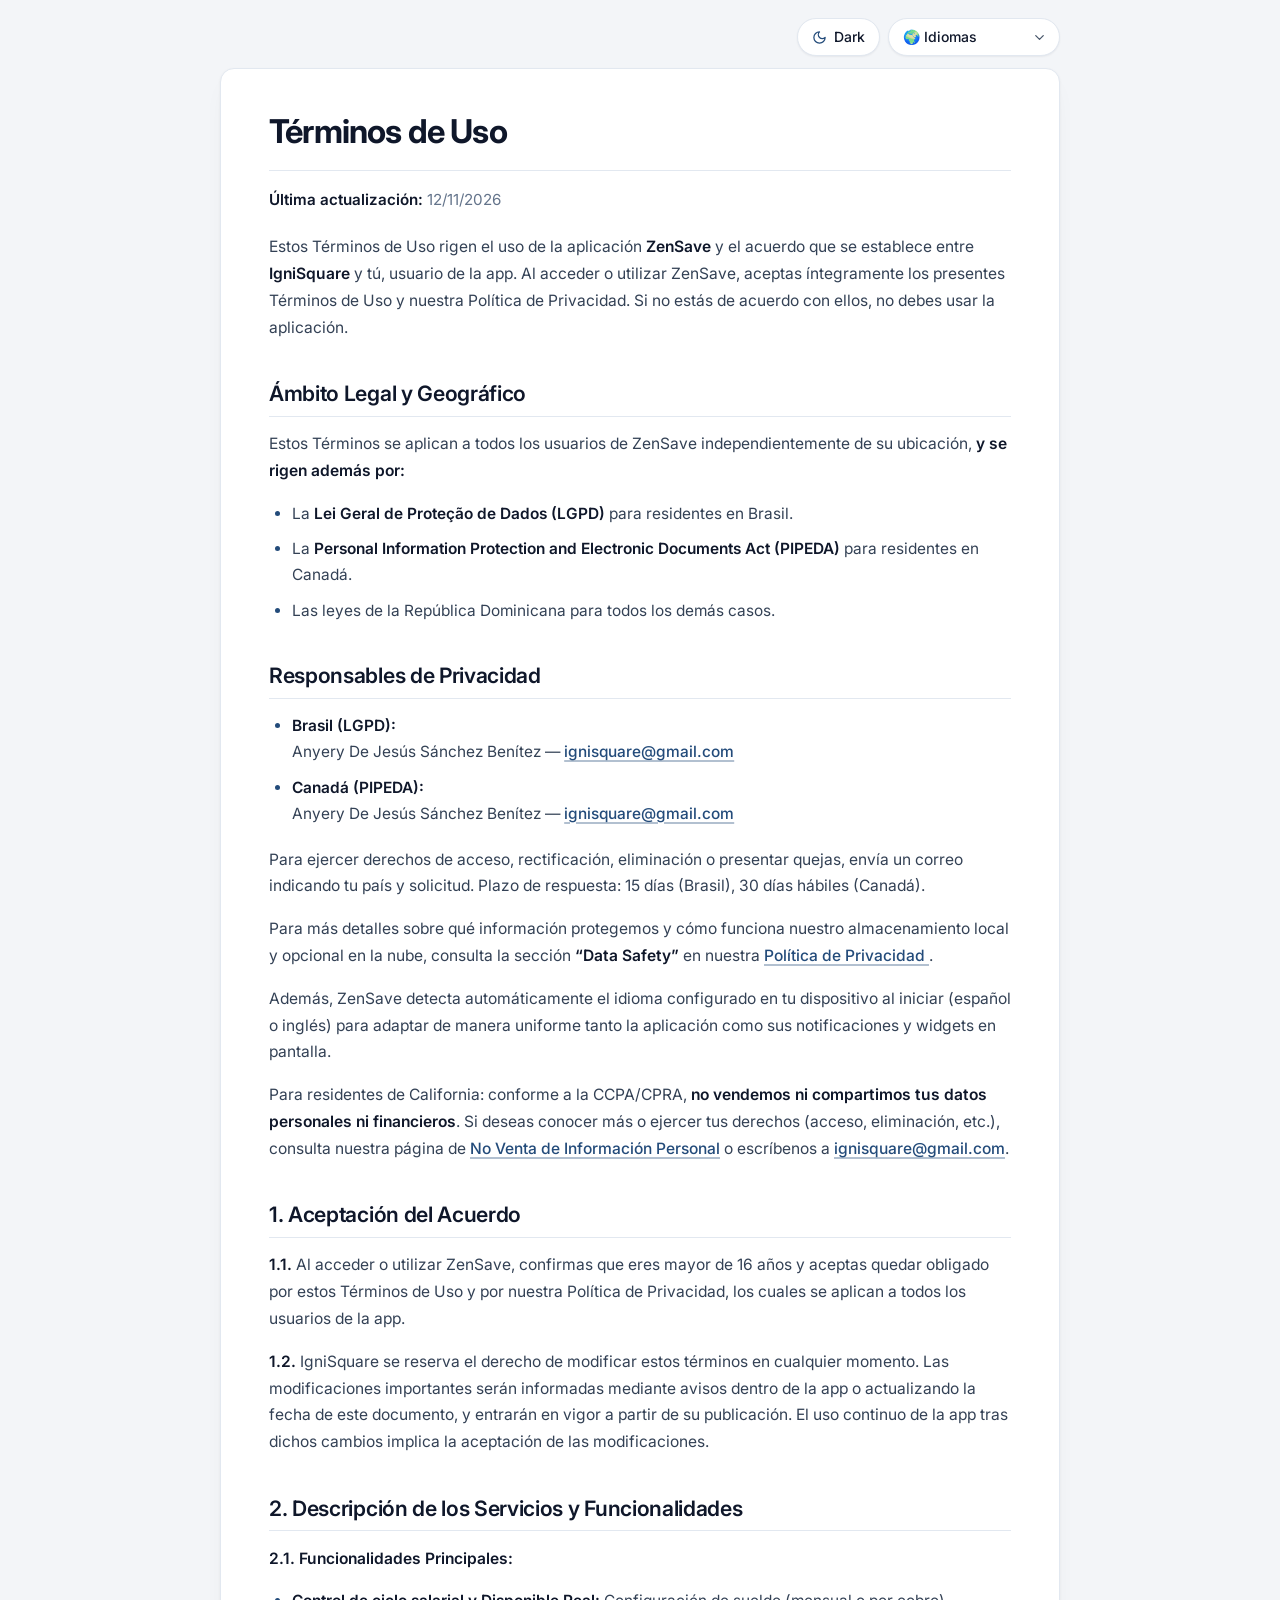
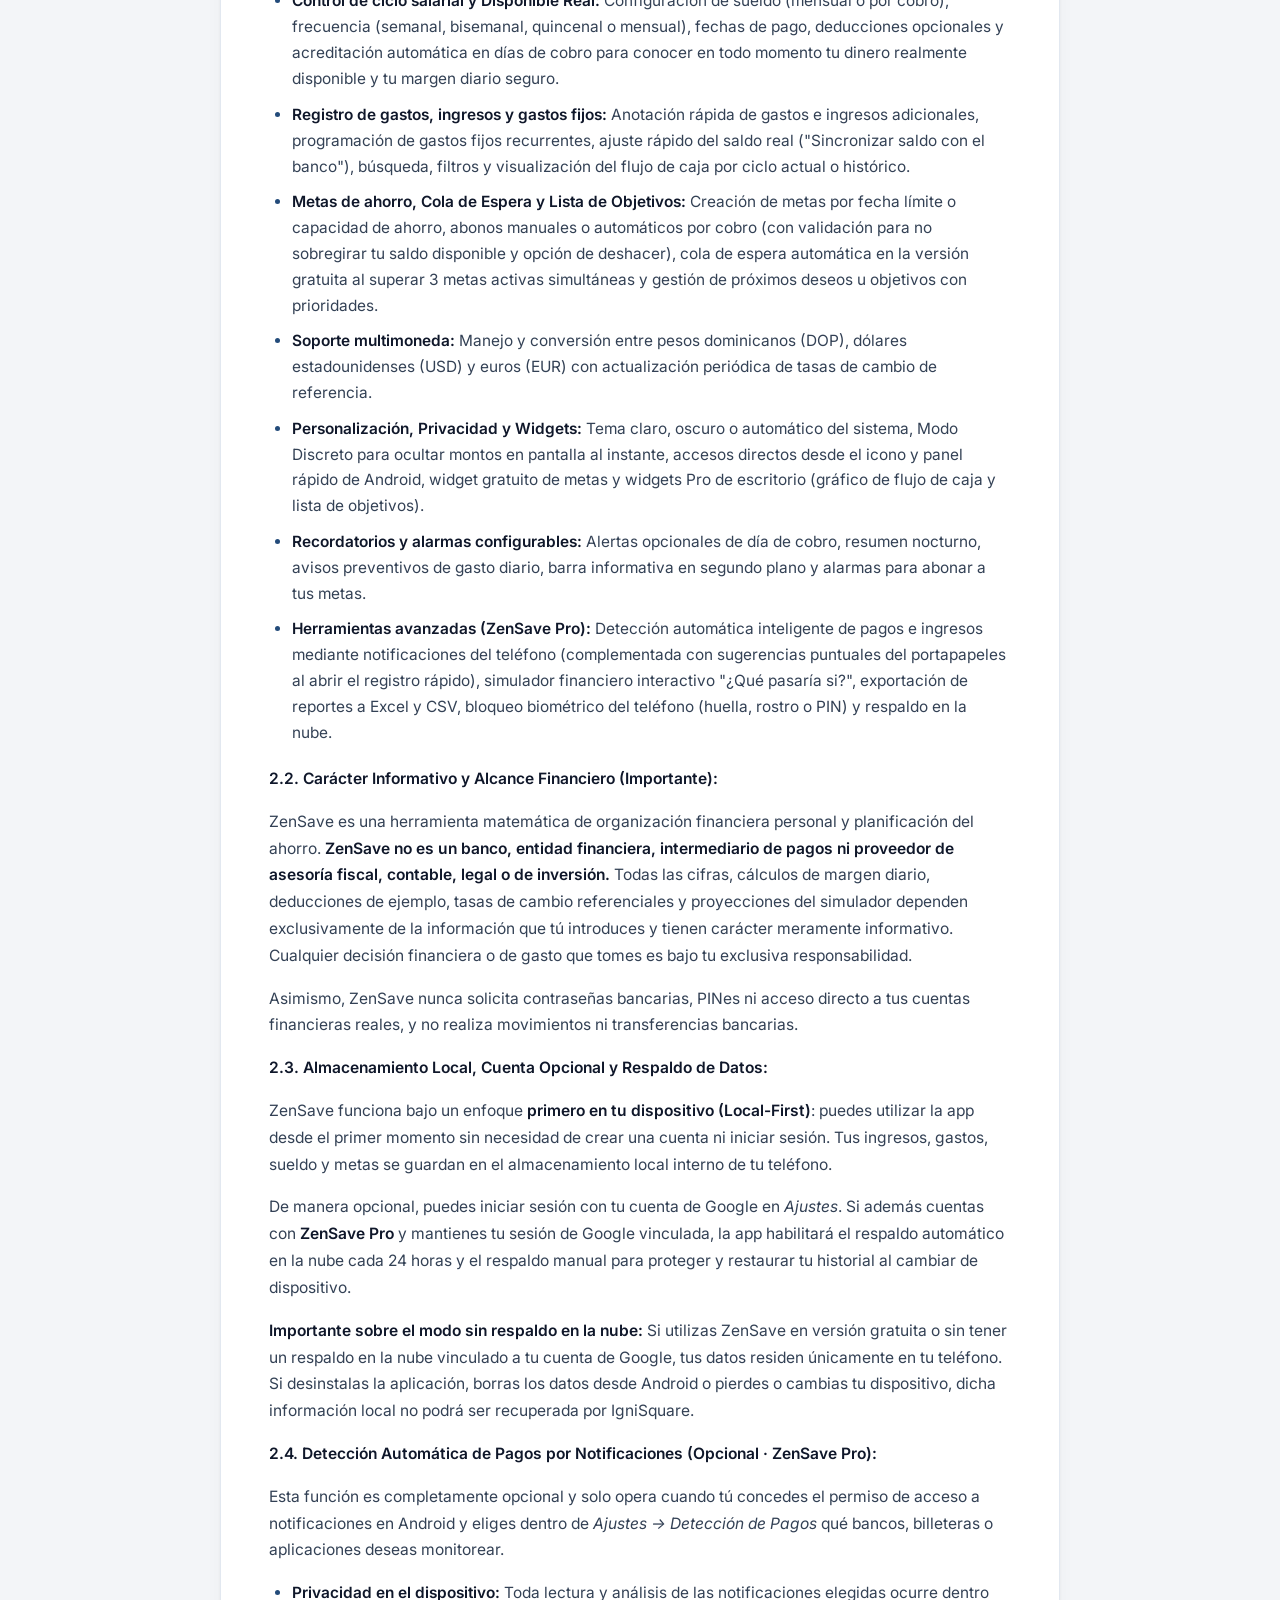
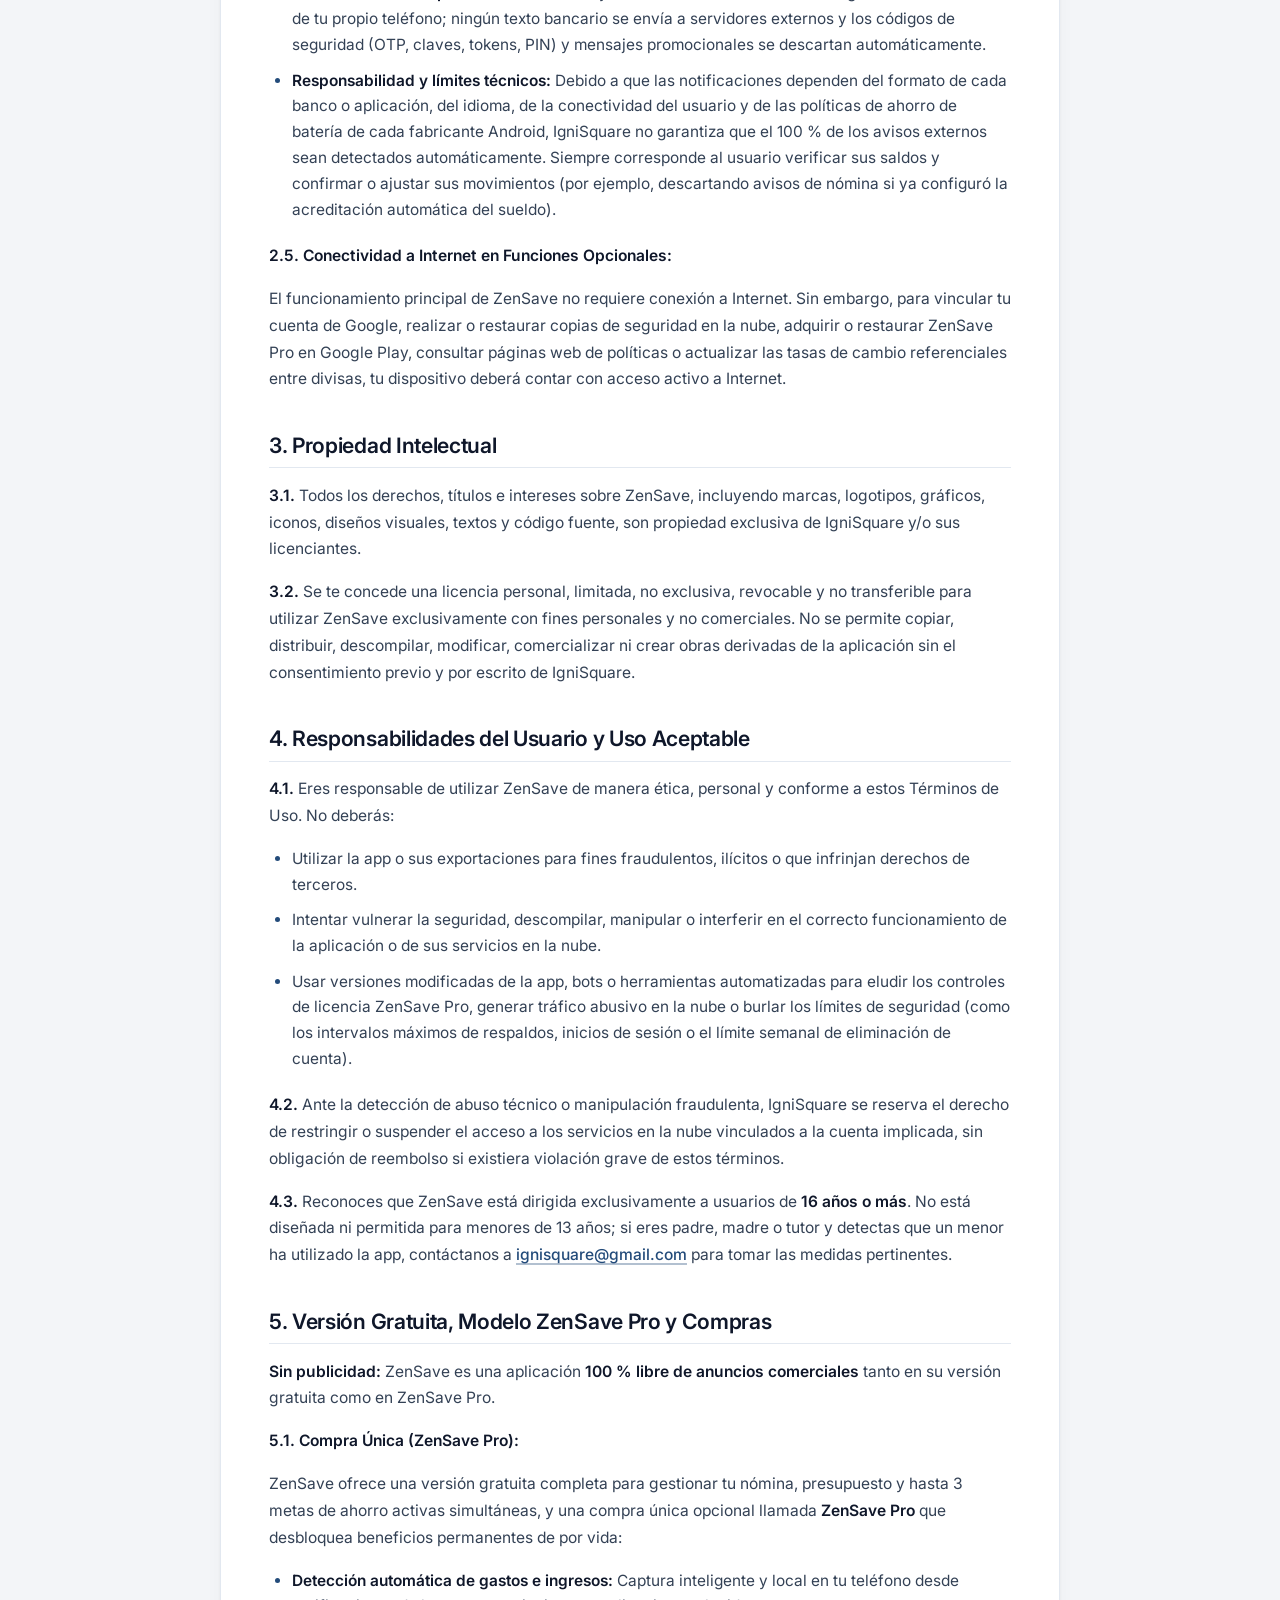
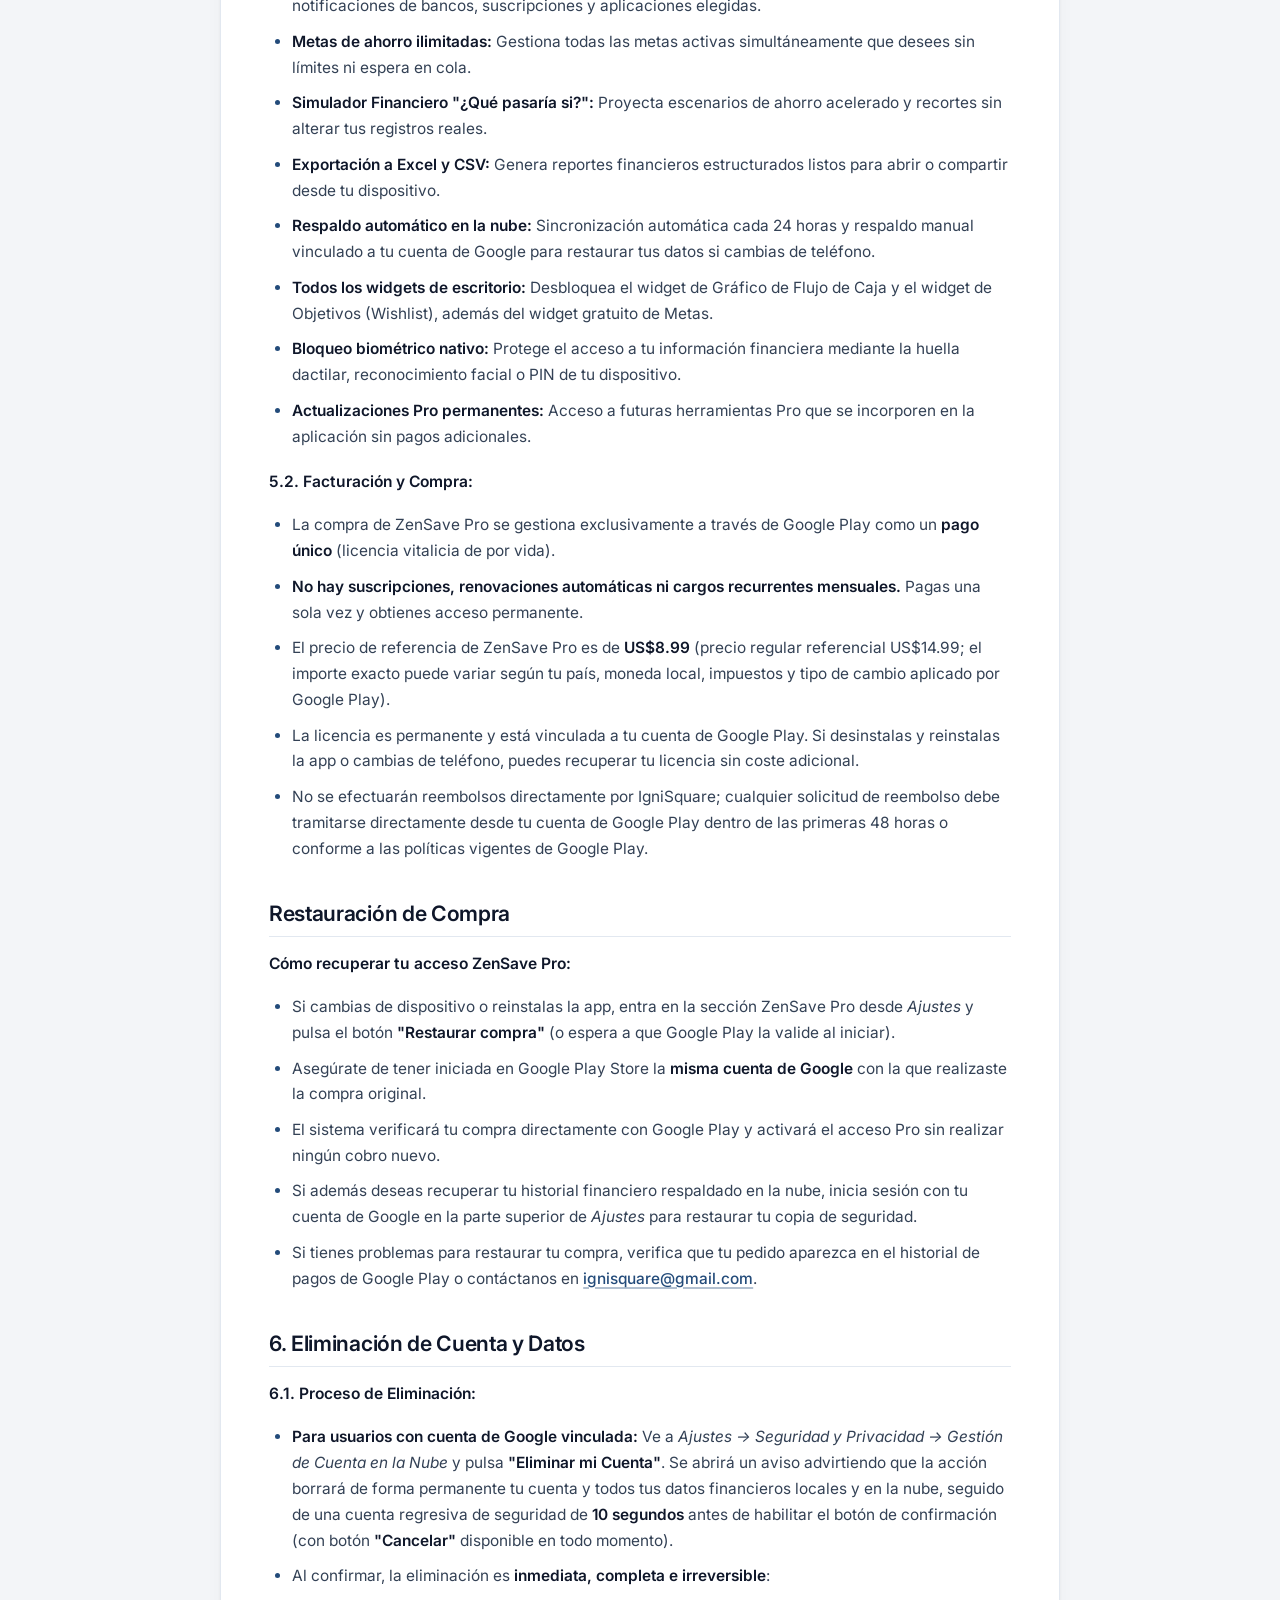
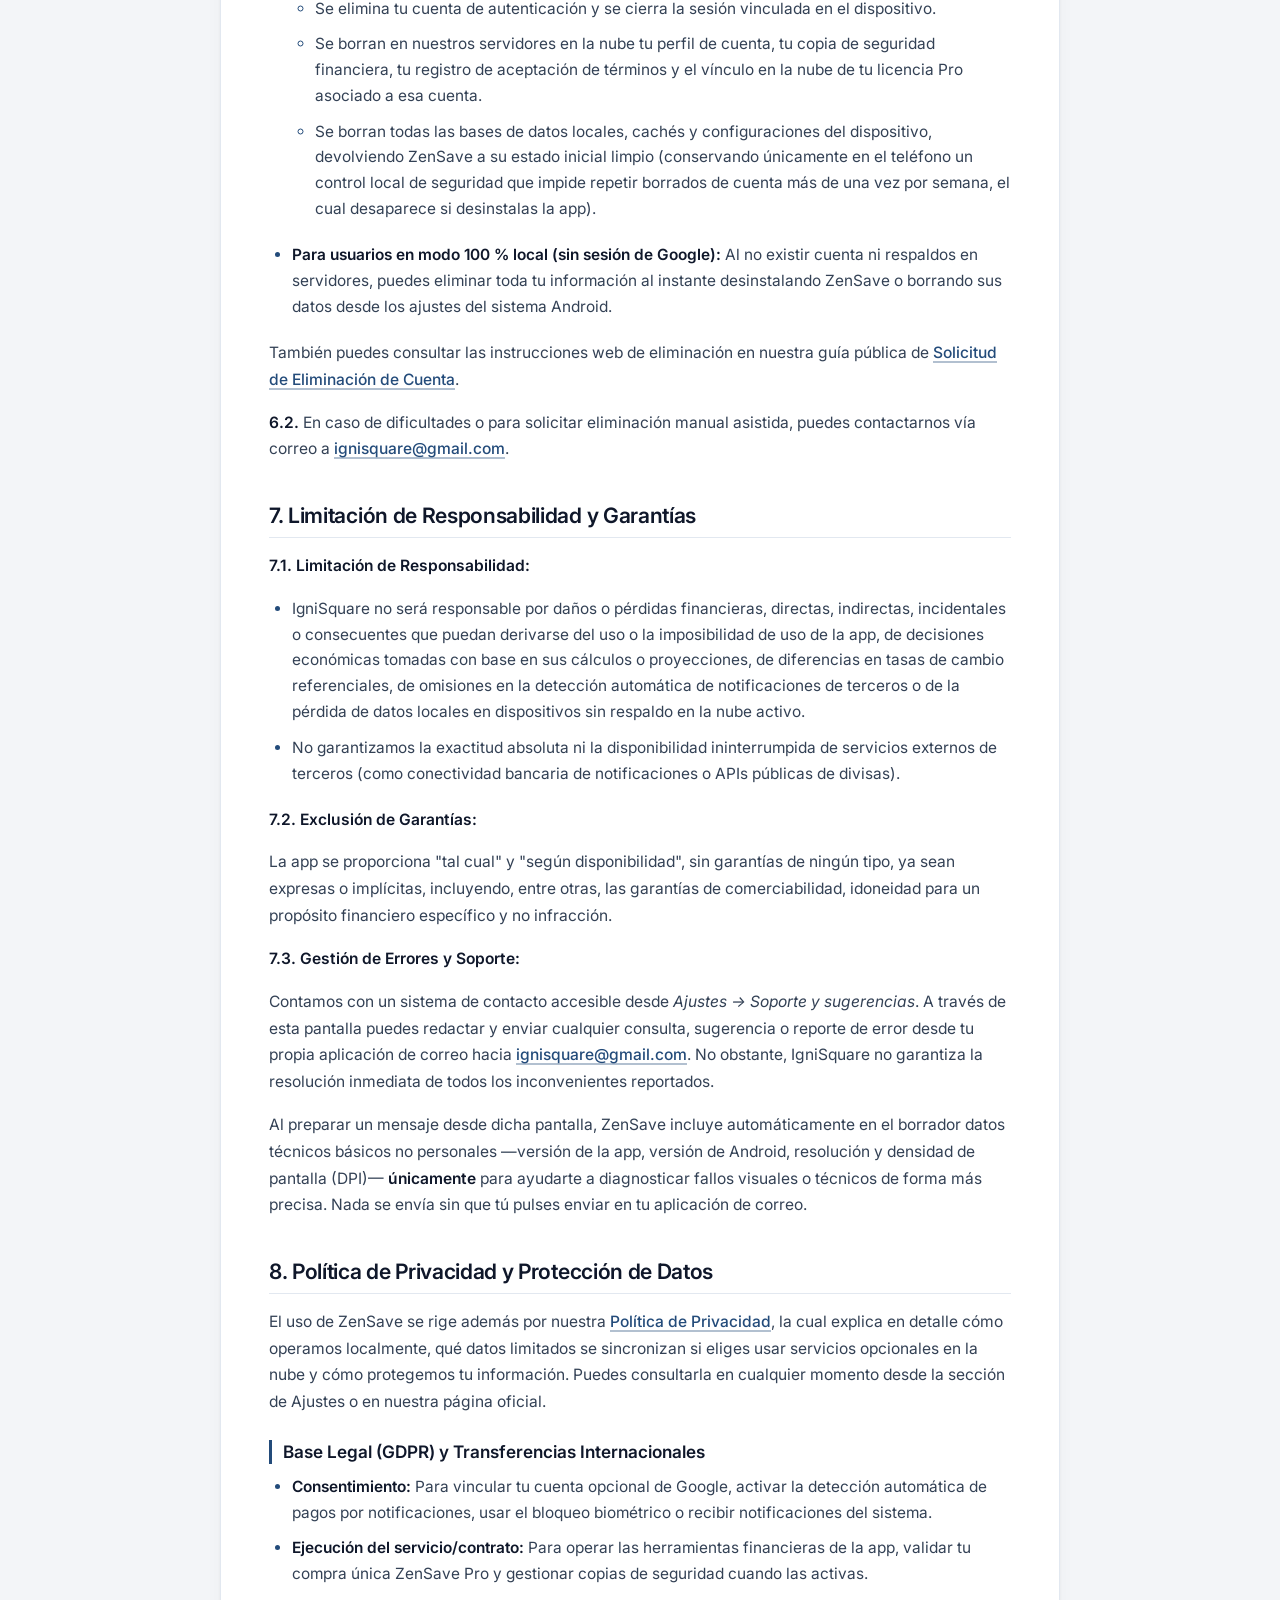
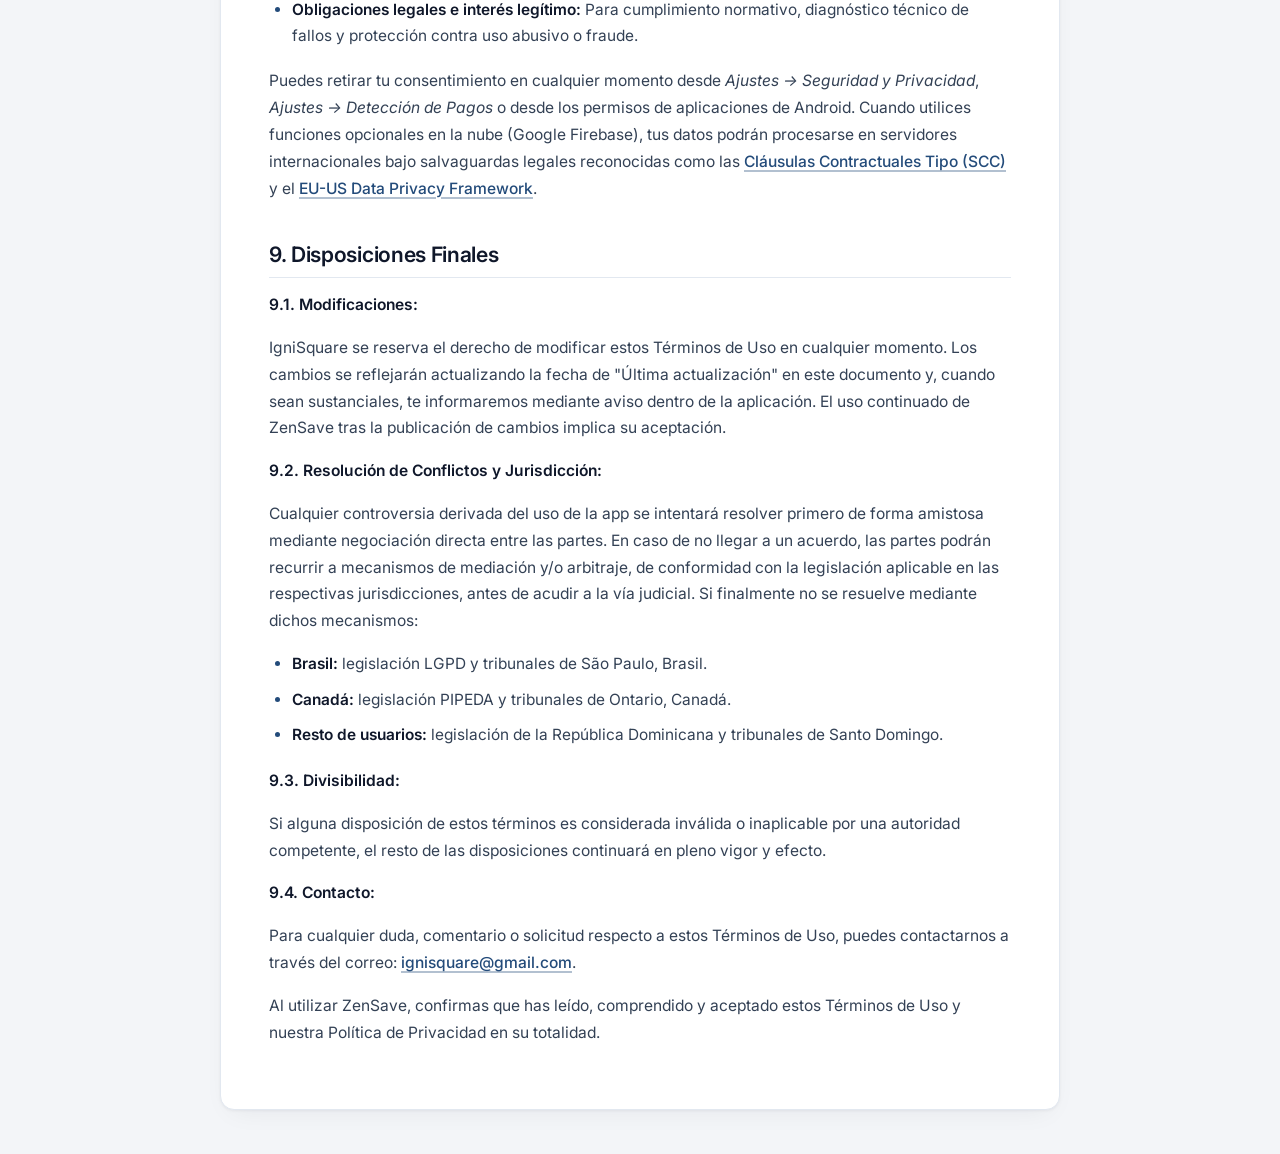
<file: index.html>
<!DOCTYPE html>
<html lang="es">
<head>
  <meta charset="UTF-8">
  <meta name="viewport" content="width=device-width, initial-scale=1.0">
  <meta name="description" content="Consulta los Términos de Uso de ZenSave para conocer las condiciones, alcances y responsabilidades al utilizar la aplicación.">
  <meta name="theme-color" content="#ffffff">
  <title>Términos de Uso - ZenSave</title>

  <!-- Fuente Material Design -->
  <link rel="stylesheet" href="https://fonts.googleapis.com/css2?family=Roboto:wght@300;400;700&display=swap">
  <link rel="stylesheet" href="style.css">
</head>
<body>
  <!-- Contenedor del widget de Google Translate, ocultado fuera de pantalla -->
  <div id="google_translate_element"></div>

  <!-- Custom Widget de Traducción -->
  <div id="custom_translate_wrapper">
    <select id="custom_translate">
      <option value="">🌍 Idiomas</option>
      <option value="es">Español</option>
      <option value="en">Inglés</option>
      <option value="fr">Francés</option>
      <option value="pt-BR">Português (Brasil)</option>
      <option value="de">Alemán</option>
      <option value="it">Italiano</option>
    </select>
  </div>

  <main class="policy-container">
    <h1 class="policy-title">Términos de Uso</h1>
    <p class="policy-text"><strong>Última actualización:</strong> 12/11/2026</p>
    <p class="policy-text">
      Estos Términos de Uso rigen el uso de la aplicación <strong>ZenSave</strong> y el acuerdo que se establece entre <strong>IgniSquare</strong> y tú, usuario de la app. Al acceder o utilizar ZenSave, aceptas íntegramente los presentes Términos de Uso y nuestra Política de Privacidad. Si no estás de acuerdo con ellos, no debes usar la aplicación.
    </p>

    <section id="alcance-legal">
      <h2 class="policy-section-title">Ámbito Legal y Geográfico</h2>
      <p class="policy-text">
        Estos Términos se aplican a todos los usuarios de ZenSave independientemente de su ubicación, <strong>y se rigen además por:</strong>
      </p>
      <ul class="policy-list">
        <li>La <strong>Lei Geral de Proteção de Dados (LGPD)</strong> para residentes en Brasil.</li>
        <li>La <strong>Personal Information Protection and Electronic Documents Act (PIPEDA)</strong> para residentes en Canadá.</li>
        <li>Las leyes de la República Dominicana para todos los demás casos.</li>
      </ul>
    </section>

    <section id="contacto-dpo-terminos">
      <h2 class="policy-section-title">Responsables de Privacidad</h2>
      <ul class="policy-list">
        <li>
          <strong>Brasil (LGPD):</strong><br>
          Anyery De Jesús Sánchez Benítez — <a href="mailto:ignisquare@gmail.com">ignisquare@gmail.com</a>
        </li>
        <li>
          <strong>Canadá (PIPEDA):</strong><br>
          Anyery De Jesús Sánchez Benítez — <a href="mailto:ignisquare@gmail.com">ignisquare@gmail.com</a>
        </li>
      </ul>
      <p class="policy-text">
        Para ejercer derechos de acceso, rectificación, eliminación o presentar quejas, envía un correo indicando tu país y solicitud.
        Plazo de respuesta: 15 días (Brasil), 30 días hábiles (Canadá).
      </p>
    </section>

    <p class="policy-text">
      Para más detalles sobre qué información protegemos y cómo funciona nuestro almacenamiento local y opcional en la nube, consulta la sección
      <strong>“Data Safety”</strong> en nuestra
      <a href="https://frikii21k.github.io/IgniSquare-Policy-Privacy-ZenSave.github.io/#data-safety" target="_blank" rel="noopener">
        Política de Privacidad
      </a>.
    </p>

    <p class="policy-text">
      Además, ZenSave detecta automáticamente el idioma configurado en tu dispositivo al iniciar (español o inglés) para adaptar de manera uniforme tanto la aplicación como sus notificaciones y widgets en pantalla.
    </p>

    <p class="policy-text">
      Para residentes de California: conforme a la CCPA/CPRA, <strong>no vendemos ni compartimos tus datos personales ni financieros</strong>. Si deseas conocer más o ejercer tus derechos (acceso, eliminación, etc.), consulta nuestra página de
      <a href="https://frikii21k.github.io/IgniSquare-Policy-Privacy-ZenSave.github.io/do-not-sell.html" target="_blank" rel="noopener">No Venta de Información Personal</a>
      o escríbenos a <a href="mailto:ignisquare@gmail.com">ignisquare@gmail.com</a>.
    </p>

    <section>
      <h2 class="policy-section-title">1. Aceptación del Acuerdo</h2>
      <p class="policy-text">
        <strong>1.1.</strong> Al acceder o utilizar ZenSave, confirmas que eres mayor de 16 años y aceptas quedar obligado por estos Términos de Uso y por nuestra Política de Privacidad, los cuales se aplican a todos los usuarios de la app.
      </p>
      <p class="policy-text">
        <strong>1.2.</strong> IgniSquare se reserva el derecho de modificar estos términos en cualquier momento. Las modificaciones importantes serán informadas mediante avisos dentro de la app o actualizando la fecha de este documento, y entrarán en vigor a partir de su publicación. El uso continuo de la app tras dichos cambios implica la aceptación de las modificaciones.
      </p>
    </section>

    <section>
      <h2 class="policy-section-title">2. Descripción de los Servicios y Funcionalidades</h2>
      <p class="policy-text"><strong>2.1. Funcionalidades Principales:</strong></p>
      <ul class="policy-list">
        <li><strong>Control de ciclo salarial y Disponible Real:</strong> Configuración de sueldo (mensual o por cobro), frecuencia (semanal, bisemanal, quincenal o mensual), fechas de pago, deducciones opcionales y acreditación automática en días de cobro para conocer en todo momento tu dinero realmente disponible y tu margen diario seguro.</li>
        <li><strong>Registro de gastos, ingresos y gastos fijos:</strong> Anotación rápida de gastos e ingresos adicionales, programación de gastos fijos recurrentes, ajuste rápido del saldo real ("Sincronizar saldo con el banco"), búsqueda, filtros y visualización del flujo de caja por ciclo actual o histórico.</li>
        <li><strong>Metas de ahorro, Cola de Espera y Lista de Objetivos:</strong> Creación de metas por fecha límite o capacidad de ahorro, abonos manuales o automáticos por cobro (con validación para no sobregirar tu saldo disponible y opción de deshacer), cola de espera automática en la versión gratuita al superar 3 metas activas simultáneas y gestión de próximos deseos u objetivos con prioridades.</li>
        <li><strong>Soporte multimoneda:</strong> Manejo y conversión entre pesos dominicanos (DOP), dólares estadounidenses (USD) y euros (EUR) con actualización periódica de tasas de cambio de referencia.</li>
        <li><strong>Personalización, Privacidad y Widgets:</strong> Tema claro, oscuro o automático del sistema, Modo Discreto para ocultar montos en pantalla al instante, accesos directos desde el icono y panel rápido de Android, widget gratuito de metas y widgets Pro de escritorio (gráfico de flujo de caja y lista de objetivos).</li>
        <li><strong>Recordatorios y alarmas configurables:</strong> Alertas opcionales de día de cobro, resumen nocturno, avisos preventivos de gasto diario, barra informativa en segundo plano y alarmas para abonar a tus metas.</li>
        <li><strong>Herramientas avanzadas (ZenSave Pro):</strong> Detección automática inteligente de pagos e ingresos mediante notificaciones del teléfono (complementada con sugerencias puntuales del portapapeles al abrir el registro rápido), simulador financiero interactivo "¿Qué pasaría si?", exportación de reportes a Excel y CSV, bloqueo biométrico del teléfono (huella, rostro o PIN) y respaldo en la nube.</li>
      </ul>

      <p class="policy-text"><strong>2.2. Carácter Informativo y Alcance Financiero (Importante):</strong></p>
      <p class="policy-text">
        ZenSave es una herramienta matemática de organización financiera personal y planificación del ahorro. <strong>ZenSave no es un banco, entidad financiera, intermediario de pagos ni proveedor de asesoría fiscal, contable, legal o de inversión.</strong> Todas las cifras, cálculos de margen diario, deducciones de ejemplo, tasas de cambio referenciales y proyecciones del simulador dependen exclusivamente de la información que tú introduces y tienen carácter meramente informativo. Cualquier decisión financiera o de gasto que tomes es bajo tu exclusiva responsabilidad.
      </p>
      <p class="policy-text">
        Asimismo, ZenSave nunca solicita contraseñas bancarias, PINes ni acceso directo a tus cuentas financieras reales, y no realiza movimientos ni transferencias bancarias.
      </p>

      <p class="policy-text"><strong>2.3. Almacenamiento Local, Cuenta Opcional y Respaldo de Datos:</strong></p>
      <p class="policy-text">
        ZenSave funciona bajo un enfoque <strong>primero en tu dispositivo (Local-First)</strong>: puedes utilizar la app desde el primer momento sin necesidad de crear una cuenta ni iniciar sesión. Tus ingresos, gastos, sueldo y metas se guardan en el almacenamiento local interno de tu teléfono.
      </p>
      <p class="policy-text">
        De manera opcional, puedes iniciar sesión con tu cuenta de Google en <em>Ajustes</em>. Si además cuentas con <strong>ZenSave Pro</strong> y mantienes tu sesión de Google vinculada, la app habilitará el respaldo automático en la nube cada 24 horas y el respaldo manual para proteger y restaurar tu historial al cambiar de dispositivo.
      </p>
      <p class="policy-text">
        <strong>Importante sobre el modo sin respaldo en la nube:</strong> Si utilizas ZenSave en versión gratuita o sin tener un respaldo en la nube vinculado a tu cuenta de Google, tus datos residen únicamente en tu teléfono. Si desinstalas la aplicación, borras los datos desde Android o pierdes o cambias tu dispositivo, dicha información local no podrá ser recuperada por IgniSquare.
      </p>

      <p class="policy-text"><strong>2.4. Detección Automática de Pagos por Notificaciones (Opcional · ZenSave Pro):</strong></p>
      <p class="policy-text">
        Esta función es completamente opcional y solo opera cuando tú concedes el permiso de acceso a notificaciones en Android y eliges dentro de <em>Ajustes → Detección de Pagos</em> qué bancos, billeteras o aplicaciones deseas monitorear.
      </p>
      <ul class="policy-list">
        <li><strong>Privacidad en el dispositivo:</strong> Toda lectura y análisis de las notificaciones elegidas ocurre dentro de tu propio teléfono; ningún texto bancario se envía a servidores externos y los códigos de seguridad (OTP, claves, tokens, PIN) y mensajes promocionales se descartan automáticamente.</li>
        <li><strong>Responsabilidad y límites técnicos:</strong> Debido a que las notificaciones dependen del formato de cada banco o aplicación, del idioma, de la conectividad del usuario y de las políticas de ahorro de batería de cada fabricante Android, IgniSquare no garantiza que el 100 % de los avisos externos sean detectados automáticamente. Siempre corresponde al usuario verificar sus saldos y confirmar o ajustar sus movimientos (por ejemplo, descartando avisos de nómina si ya configuró la acreditación automática del sueldo).</li>
      </ul>

      <p class="policy-text"><strong>2.5. Conectividad a Internet en Funciones Opcionales:</strong></p>
      <p class="policy-text">
        El funcionamiento principal de ZenSave no requiere conexión a Internet. Sin embargo, para vincular tu cuenta de Google, realizar o restaurar copias de seguridad en la nube, adquirir o restaurar ZenSave Pro en Google Play, consultar páginas web de políticas o actualizar las tasas de cambio referenciales entre divisas, tu dispositivo deberá contar con acceso activo a Internet.
      </p>
    </section>

    <section>
      <h2 class="policy-section-title">3. Propiedad Intelectual</h2>
      <p class="policy-text"><strong>3.1.</strong> Todos los derechos, títulos e intereses sobre ZenSave, incluyendo marcas, logotipos, gráficos, iconos, diseños visuales, textos y código fuente, son propiedad exclusiva de IgniSquare y/o sus licenciantes.</p>
      <p class="policy-text"><strong>3.2.</strong> Se te concede una licencia personal, limitada, no exclusiva, revocable y no transferible para utilizar ZenSave exclusivamente con fines personales y no comerciales. No se permite copiar, distribuir, descompilar, modificar, comercializar ni crear obras derivadas de la aplicación sin el consentimiento previo y por escrito de IgniSquare.</p>
    </section>

    <section>
      <h2 class="policy-section-title">4. Responsabilidades del Usuario y Uso Aceptable</h2>
      <p class="policy-text"><strong>4.1.</strong> Eres responsable de utilizar ZenSave de manera ética, personal y conforme a estos Términos de Uso. No deberás:</p>
      <ul class="policy-list">
        <li>Utilizar la app o sus exportaciones para fines fraudulentos, ilícitos o que infrinjan derechos de terceros.</li>
        <li>Intentar vulnerar la seguridad, descompilar, manipular o interferir en el correcto funcionamiento de la aplicación o de sus servicios en la nube.</li>
        <li>Usar versiones modificadas de la app, bots o herramientas automatizadas para eludir los controles de licencia ZenSave Pro, generar tráfico abusivo en la nube o burlar los límites de seguridad (como los intervalos máximos de respaldos, inicios de sesión o el límite semanal de eliminación de cuenta).</li>
      </ul>
      <p class="policy-text"><strong>4.2.</strong> Ante la detección de abuso técnico o manipulación fraudulenta, IgniSquare se reserva el derecho de restringir o suspender el acceso a los servicios en la nube vinculados a la cuenta implicada, sin obligación de reembolso si existiera violación grave de estos términos.</p>
      <p class="policy-text"><strong>4.3.</strong> Reconoces que ZenSave está dirigida exclusivamente a usuarios de <strong>16 años o más</strong>. No está diseñada ni permitida para menores de 13 años; si eres padre, madre o tutor y detectas que un menor ha utilizado la app, contáctanos a <a href="mailto:ignisquare@gmail.com">ignisquare@gmail.com</a> para tomar las medidas pertinentes.</p>
    </section>

    <section>
      <h2 class="policy-section-title">5. Versión Gratuita, Modelo ZenSave Pro y Compras</h2>
      <p class="policy-text">
        <strong>Sin publicidad:</strong> ZenSave es una aplicación <strong>100 % libre de anuncios comerciales</strong> tanto en su versión gratuita como en ZenSave Pro.
      </p>

      <p class="policy-text"><strong>5.1. Compra Única (ZenSave Pro):</strong></p>
      <p class="policy-text">
        ZenSave ofrece una versión gratuita completa para gestionar tu nómina, presupuesto y hasta 3 metas de ahorro activas simultáneas, y una compra única opcional llamada <strong>ZenSave Pro</strong> que desbloquea beneficios permanentes de por vida:
      </p>
      <ul class="policy-list">
        <li><strong>Detección automática de gastos e ingresos:</strong> Captura inteligente y local en tu teléfono desde notificaciones de bancos, suscripciones y aplicaciones elegidas.</li>
        <li><strong>Metas de ahorro ilimitadas:</strong> Gestiona todas las metas activas simultáneamente que desees sin límites ni espera en cola.</li>
        <li><strong>Simulador Financiero "¿Qué pasaría si?":</strong> Proyecta escenarios de ahorro acelerado y recortes sin alterar tus registros reales.</li>
        <li><strong>Exportación a Excel y CSV:</strong> Genera reportes financieros estructurados listos para abrir o compartir desde tu dispositivo.</li>
        <li><strong>Respaldo automático en la nube:</strong> Sincronización automática cada 24 horas y respaldo manual vinculado a tu cuenta de Google para restaurar tus datos si cambias de teléfono.</li>
        <li><strong>Todos los widgets de escritorio:</strong> Desbloquea el widget de Gráfico de Flujo de Caja y el widget de Objetivos (Wishlist), además del widget gratuito de Metas.</li>
        <li><strong>Bloqueo biométrico nativo:</strong> Protege el acceso a tu información financiera mediante la huella dactilar, reconocimiento facial o PIN de tu dispositivo.</li>
        <li><strong>Actualizaciones Pro permanentes:</strong> Acceso a futuras herramientas Pro que se incorporen en la aplicación sin pagos adicionales.</li>
      </ul>

      <p class="policy-text"><strong>5.2. Facturación y Compra:</strong></p>
      <ul class="policy-list">
        <li>La compra de ZenSave Pro se gestiona exclusivamente a través de Google Play como un <strong>pago único</strong> (licencia vitalicia de por vida).</li>
        <li><strong>No hay suscripciones, renovaciones automáticas ni cargos recurrentes mensuales.</strong> Pagas una sola vez y obtienes acceso permanente.</li>
        <li>El precio de referencia de ZenSave Pro es de <strong>US$8.99</strong> (precio regular referencial US$14.99; el importe exacto puede variar según tu país, moneda local, impuestos y tipo de cambio aplicado por Google Play).</li>
        <li>La licencia es permanente y está vinculada a tu cuenta de Google Play. Si desinstalas y reinstalas la app o cambias de teléfono, puedes recuperar tu licencia sin coste adicional.</li>
        <li>No se efectuarán reembolsos directamente por IgniSquare; cualquier solicitud de reembolso debe tramitarse directamente desde tu cuenta de Google Play dentro de las primeras 48 horas o conforme a las políticas vigentes de Google Play.</li>
      </ul>
    </section>

    <section>
      <h2 class="policy-section-title">Restauración de Compra</h2>
      <p class="policy-text"><strong>Cómo recuperar tu acceso ZenSave Pro:</strong></p>
      <ul class="policy-list">
        <li>Si cambias de dispositivo o reinstalas la app, entra en la sección ZenSave Pro desde <em>Ajustes</em> y pulsa el botón <strong>"Restaurar compra"</strong> (o espera a que Google Play la valide al iniciar).</li>
        <li>Asegúrate de tener iniciada en Google Play Store la <strong>misma cuenta de Google</strong> con la que realizaste la compra original.</li>
        <li>El sistema verificará tu compra directamente con Google Play y activará el acceso Pro sin realizar ningún cobro nuevo.</li>
        <li>Si además deseas recuperar tu historial financiero respaldado en la nube, inicia sesión con tu cuenta de Google en la parte superior de <em>Ajustes</em> para restaurar tu copia de seguridad.</li>
        <li>Si tienes problemas para restaurar tu compra, verifica que tu pedido aparezca en el historial de pagos de Google Play o contáctanos en <a href="mailto:ignisquare@gmail.com">ignisquare@gmail.com</a>.</li>
      </ul>
    </section>

    <section>
      <h2 class="policy-section-title">6. Eliminación de Cuenta y Datos</h2>
      <p class="policy-text"><strong>6.1. Proceso de Eliminación:</strong></p>
      <ul class="policy-list">
        <li>
          <strong>Para usuarios con cuenta de Google vinculada:</strong> Ve a <em>Ajustes → Seguridad y Privacidad → Gestión de Cuenta en la Nube</em> y pulsa <strong>"Eliminar mi Cuenta"</strong>. Se abrirá un aviso advirtiendo que la acción borrará de forma permanente tu cuenta y todos tus datos financieros locales y en la nube, seguido de una cuenta regresiva de seguridad de <strong>10 segundos</strong> antes de habilitar el botón de confirmación (con botón <strong>"Cancelar"</strong> disponible en todo momento).
        </li>
        <li>
          Al confirmar, la eliminación es <strong>inmediata, completa e irreversible</strong>:
          <ul class="policy-list">
            <li>Se elimina tu cuenta de autenticación y se cierra la sesión vinculada en el dispositivo.</li>
            <li>Se borran en nuestros servidores en la nube tu perfil de cuenta, tu copia de seguridad financiera, tu registro de aceptación de términos y el vínculo en la nube de tu licencia Pro asociado a esa cuenta.</li>
            <li>Se borran todas las bases de datos locales, cachés y configuraciones del dispositivo, devolviendo ZenSave a su estado inicial limpio (conservando únicamente en el teléfono un control local de seguridad que impide repetir borrados de cuenta más de una vez por semana, el cual desaparece si desinstalas la app).</li>
          </ul>
        </li>
        <li>
          <strong>Para usuarios en modo 100 % local (sin sesión de Google):</strong> Al no existir cuenta ni respaldos en servidores, puedes eliminar toda tu información al instante desinstalando ZenSave o borrando sus datos desde los ajustes del sistema Android.
        </li>
      </ul>
      <p class="policy-text">
        También puedes consultar las instrucciones web de eliminación en nuestra guía pública de <a href="https://frikii21k.github.io/IgniSquare-Policy-Privacy-ZenSave.github.io/eliminar-cuenta.html" target="_blank" rel="noopener">Solicitud de Eliminación de Cuenta</a>.
      </p>
      <p class="policy-text"><strong>6.2.</strong> En caso de dificultades o para solicitar eliminación manual asistida, puedes contactarnos vía correo a <a href="mailto:ignisquare@gmail.com">ignisquare@gmail.com</a>.</p>
    </section>

    <section>
      <h2 class="policy-section-title">7. Limitación de Responsabilidad y Garantías</h2>
      <p class="policy-text"><strong>7.1. Limitación de Responsabilidad:</strong></p>
      <ul class="policy-list">
        <li>IgniSquare no será responsable por daños o pérdidas financieras, directas, indirectas, incidentales o consecuentes que puedan derivarse del uso o la imposibilidad de uso de la app, de decisiones económicas tomadas con base en sus cálculos o proyecciones, de diferencias en tasas de cambio referenciales, de omisiones en la detección automática de notificaciones de terceros o de la pérdida de datos locales en dispositivos sin respaldo en la nube activo.</li>
        <li>No garantizamos la exactitud absoluta ni la disponibilidad ininterrumpida de servicios externos de terceros (como conectividad bancaria de notificaciones o APIs públicas de divisas).</li>
      </ul>
      <p class="policy-text"><strong>7.2. Exclusión de Garantías:</strong></p>
      <p class="policy-text">
        La app se proporciona "tal cual" y "según disponibilidad", sin garantías de ningún tipo, ya sean expresas o implícitas, incluyendo, entre otras, las garantías de comerciabilidad, idoneidad para un propósito financiero específico y no infracción.
      </p>
      <p class="policy-text"><strong>7.3. Gestión de Errores y Soporte:</strong></p>
      <p class="policy-text">
        Contamos con un sistema de contacto accesible desde <em>Ajustes → Soporte y sugerencias</em>. A través de esta pantalla puedes redactar y enviar cualquier consulta, sugerencia o reporte de error desde tu propia aplicación de correo hacia <a href="mailto:ignisquare@gmail.com">ignisquare@gmail.com</a>. No obstante, IgniSquare no garantiza la resolución inmediata de todos los inconvenientes reportados.
      </p>
      <p class="policy-text">
        Al preparar un mensaje desde dicha pantalla, ZenSave incluye automáticamente en el borrador datos técnicos básicos no personales —versión de la app, versión de Android, resolución y densidad de pantalla (DPI)— <strong>únicamente</strong> para ayudarte a diagnosticar fallos visuales o técnicos de forma más precisa. Nada se envía sin que tú pulses enviar en tu aplicación de correo.
      </p>
    </section>

    <section>
      <h2 class="policy-section-title">8. Política de Privacidad y Protección de Datos</h2>
      <p class="policy-text">
        El uso de ZenSave se rige además por nuestra <a href="https://frikii21k.github.io/IgniSquare-Policy-Privacy-ZenSave.github.io/" target="_blank" rel="noopener">Política de Privacidad</a>, la cual explica en detalle cómo operamos localmente, qué datos limitados se sincronizan si eliges usar servicios opcionales en la nube y cómo protegemos tu información. Puedes consultarla en cualquier momento desde la sección de Ajustes o en nuestra página oficial.
      </p>

      <h3 class="policy-subsection-title">Base Legal (GDPR) y Transferencias Internacionales</h3>
      <ul class="policy-list">
        <li><strong>Consentimiento:</strong> Para vincular tu cuenta opcional de Google, activar la detección automática de pagos por notificaciones, usar el bloqueo biométrico o recibir notificaciones del sistema.</li>
        <li><strong>Ejecución del servicio/contrato:</strong> Para operar las herramientas financieras de la app, validar tu compra única ZenSave Pro y gestionar copias de seguridad cuando las activas.</li>
        <li><strong>Obligaciones legales e interés legítimo:</strong> Para cumplimiento normativo, diagnóstico técnico de fallos y protección contra uso abusivo o fraude.</li>
      </ul>
      <p class="policy-text">
        Puedes retirar tu consentimiento en cualquier momento desde <em>Ajustes → Seguridad y Privacidad</em>, <em>Ajustes → Detección de Pagos</em> o desde los permisos de aplicaciones de Android. Cuando utilices funciones opcionales en la nube (Google Firebase), tus datos podrán procesarse en servidores internacionales bajo salvaguardas legales reconocidas como las
        <a href="https://commission.europa.eu/law/law-topic/data-protection/international-dimension-data-protection/standard-contractual-clauses-scc_es" target="_blank" rel="noopener">Cláusulas Contractuales Tipo (SCC)</a>
        y el
        <a href="https://www.dataprivacyframework.gov/" target="_blank" rel="noopener">EU-US Data Privacy Framework</a>.
      </p>
    </section>

    <section>
      <h2 class="policy-section-title">9. Disposiciones Finales</h2>
      <p class="policy-text"><strong>9.1. Modificaciones:</strong></p>
      <p class="policy-text">
        IgniSquare se reserva el derecho de modificar estos Términos de Uso en cualquier momento. Los cambios se reflejarán actualizando la fecha de "Última actualización" en este documento y, cuando sean sustanciales, te informaremos mediante aviso dentro de la aplicación. El uso continuado de ZenSave tras la publicación de cambios implica su aceptación.
      </p>

      <p class="policy-text"><strong>9.2. Resolución de Conflictos y Jurisdicción:</strong></p>
      <p class="policy-text">
        Cualquier controversia derivada del uso de la app se intentará resolver primero de forma amistosa mediante negociación directa entre las partes. En caso de no llegar a un acuerdo, las partes podrán recurrir a mecanismos de mediación y/o arbitraje, de conformidad con la legislación aplicable en las respectivas jurisdicciones, antes de acudir a la vía judicial. Si finalmente no se resuelve mediante dichos mecanismos:
      </p>
      <ul class="policy-list">
        <li><strong>Brasil:</strong> legislación LGPD y tribunales de São Paulo, Brasil.</li>
        <li><strong>Canadá:</strong> legislación PIPEDA y tribunales de Ontario, Canadá.</li>
        <li><strong>Resto de usuarios:</strong> legislación de la República Dominicana y tribunales de Santo Domingo.</li>
      </ul>

      <p class="policy-text"><strong>9.3. Divisibilidad:</strong></p>
      <p class="policy-text">
        Si alguna disposición de estos términos es considerada inválida o inaplicable por una autoridad competente, el resto de las disposiciones continuará en pleno vigor y efecto.
      </p>

      <p class="policy-text"><strong>9.4. Contacto:</strong></p>
      <p class="policy-text">
        Para cualquier duda, comentario o solicitud respecto a estos Términos de Uso, puedes contactarnos a través del correo: <a href="mailto:ignisquare@gmail.com">ignisquare@gmail.com</a>.
      </p>
    </section>

    <p class="policy-text">
      Al utilizar ZenSave, confirmas que has leído, comprendido y aceptado estos Términos de Uso y nuestra Política de Privacidad en su totalidad.
    </p>
  </main>

  <!-- Primero nuestro script personalizado -->
  <script src="script.js"></script>
  <!-- Luego el script de Google Translate, que llamará a googleTranslateElementInit -->
  <script type="text/javascript" src="https://translate.google.com/translate_a/element.js?cb=googleTranslateElementInit"></script>
</body>
</html>
</file>
<file: style.css>
/* Google Fonts (Inter + Roboto fallback for Android WebViews & offline reading) */
@import url('https://fonts.googleapis.com/css2?family=Inter:wght@400;500;600;700&display=swap');

:root {
    color-scheme: light;

    /* Calm, Formal Editorial Palette — Light Mode (Zero Eye Fatigue) */
    --bg-page: #f3f5f8;
    --bg-card: #ffffff;
    --bg-subtle: #f8fafc;
    --bg-hover: #f1f5f9;
    --table-stripe: #fafbfd;

    --text-primary: #0f172a;
    --text-body: #334155;
    --text-muted: #64748b;

    --border-subtle: #e2e8f0;
    --border-strong: #cbd5e1;

    /* Institutional Slate-Navy Accent (Formal Legal & Privacy Tone) */
    --accent: #234b7a;
    --accent-hover: #19375b;
    --link-underline: rgba(35, 75, 122, 0.35);
    --btn-text: #ffffff;

    --shadow-card: 0 1px 3px rgba(15, 23, 42, 0.05), 0 10px 28px -12px rgba(15, 23, 42, 0.08);
    --shadow-control: 0 1px 2px rgba(15, 23, 42, 0.06);
    --focus-ring: rgba(35, 75, 122, 0.28);

    --select-arrow: url("data:image/svg+xml,%3Csvg xmlns='http://www.w3.org/2000/svg' width='16' height='16' viewBox='0 0 24 24' fill='none' stroke='%23475569' stroke-width='2' stroke-linecap='round' stroke-linejoin='round'%3E%3Cpolyline points='6 9 12 15 18 9'%3E%3C/polyline%3E%3C/svg%3E");
}

:root[data-theme="dark"] {
    color-scheme: dark;

    /* Calm Obsidian-Slate Palette — Dark Mode (Low Glare / WebView Safe) */
    --bg-page: #0c111a;
    --bg-card: #121926;
    --bg-subtle: #182132;
    --bg-hover: #1e293d;
    --table-stripe: #151d2c;

    --text-primary: #f1f5f9;
    --text-body: #cbd5e1;
    --text-muted: #94a3b8;

    --border-subtle: #232f44;
    --border-strong: #334155;

    --accent: #8ab4e8;
    --accent-hover: #adcbf0;
    --link-underline: rgba(138, 180, 232, 0.42);
    --btn-text: #0c111a;

    --shadow-card: 0 1px 3px rgba(0, 0, 0, 0.3), 0 14px 32px -12px rgba(0, 0, 0, 0.5);
    --shadow-control: 0 1px 3px rgba(0, 0, 0, 0.35);
    --focus-ring: rgba(138, 180, 232, 0.32);

    --select-arrow: url("data:image/svg+xml,%3Csvg xmlns='http://www.w3.org/2000/svg' width='16' height='16' viewBox='0 0 24 24' fill='none' stroke='%2394a3b8' stroke-width='2' stroke-linecap='round' stroke-linejoin='round'%3E%3Cpolyline points='6 9 12 15 18 9'%3E%3C/polyline%3E%3C/svg%3E");
}

@media (prefers-color-scheme: dark) {
    :root:not([data-theme="light"]) {
        color-scheme: dark;

        --bg-page: #0c111a;
        --bg-card: #121926;
        --bg-subtle: #182132;
        --bg-hover: #1e293d;
        --table-stripe: #151d2c;

        --text-primary: #f1f5f9;
        --text-body: #cbd5e1;
        --text-muted: #94a3b8;

        --border-subtle: #232f44;
        --border-strong: #334155;

        --accent: #8ab4e8;
        --accent-hover: #adcbf0;
        --link-underline: rgba(138, 180, 232, 0.42);
        --btn-text: #0c111a;

        --shadow-card: 0 1px 3px rgba(0, 0, 0, 0.3), 0 14px 32px -12px rgba(0, 0, 0, 0.5);
        --shadow-control: 0 1px 3px rgba(0, 0, 0, 0.35);
        --focus-ring: rgba(138, 180, 232, 0.32);

        --select-arrow: url("data:image/svg+xml,%3Csvg xmlns='http://www.w3.org/2000/svg' width='16' height='16' viewBox='0 0 24 24' fill='none' stroke='%2394a3b8' stroke-width='2' stroke-linecap='round' stroke-linejoin='round'%3E%3Cpolyline points='6 9 12 15 18 9'%3E%3C/polyline%3E%3C/svg%3E");
    }
}

*,
*::before,
*::after {
    box-sizing: border-box;
}

html {
    background-color: var(--bg-page);
    scroll-behavior: smooth;
    -webkit-text-size-adjust: 100%;
    text-size-adjust: 100%;
    overflow-x: clip;
}

/* ================================
   Google Translate Hiding & Anti-Shift
   ================================ */
.goog-te-banner-frame.skiptranslate,
.goog-te-banner-frame,
.goog-te-menu-frame,
.goog-te-menu-frame.skiptranslate,
.goog-te-balloon-frame,
#goog-gt-tt,
.goog-te-gadget-icon,
body > .skiptranslate,
.VIpgJd-ZVi9od-ORHb-OEVmcd,
.VIpgJd-ZVi9od-aZ2wEe-wOHMyf {
    display: none !important;
    visibility: hidden !important;
}

body {
    top: 0px !important;
    position: static !important;
    margin: 0 !important;
    padding: 0 !important;
    min-height: 100vh;
    width: 100%;
    overflow-x: clip;
    font-family: 'Inter', 'Roboto', -apple-system, BlinkMacSystemFont, 'Segoe UI', system-ui, sans-serif;
    background-color: var(--bg-page);
    background-image: none;
    color: var(--text-body);
    display: flex;
    flex-direction: column;
    align-items: center;
    transition: background-color 0.2s ease, color 0.2s ease;
    -webkit-font-smoothing: antialiased;
    -moz-osx-font-smoothing: grayscale;
    text-rendering: optimizeLegibility;
}

#google_translate_element {
    position: absolute !important;
    top: -9999px !important;
    left: -9999px !important;
    width: 1px !important;
    height: 1px !important;
    overflow: hidden !important;
}

/* ================================
   Top Utility Bar: Theme + Language (Zero Title Overlap)
   ================================ */
#custom_translate_wrapper {
    position: relative;
    top: auto;
    right: auto;
    z-index: 100;
    width: min(100% - 24px, 840px);
    min-width: 0;
    max-width: 100%;
    margin: 18px auto 12px;
    display: flex;
    flex-wrap: wrap;
    justify-content: flex-end;
    align-items: center;
    gap: 8px;
}

#custom_translate,
.theme-toggle {
    min-height: 38px;
    font-family: inherit;
    font-size: 0.875rem;
    font-weight: 500;
    line-height: 1.2;
    color: var(--text-primary);
    background-color: var(--bg-card);
    border: 1px solid var(--border-subtle);
    border-radius: 999px;
    box-shadow: var(--shadow-control);
    cursor: pointer;
    transition: border-color 0.18s ease, background-color 0.18s ease, box-shadow 0.18s ease, color 0.18s ease;
}

.theme-toggle {
    display: inline-flex;
    align-items: center;
    justify-content: center;
    gap: 7px;
    padding: 8px 14px;
    white-space: nowrap;
}

.theme-toggle svg {
    width: 15px;
    height: 15px;
    flex-shrink: 0;
    color: var(--accent);
}

#custom_translate {
    appearance: none;
    -webkit-appearance: none;
    -moz-appearance: none;
    max-width: 100%;
    padding: 8px 36px 8px 14px;
    background-image: var(--select-arrow);
    background-repeat: no-repeat;
    background-position: right 12px center;
    background-size: 15px 15px;
}

#custom_translate:hover,
.theme-toggle:hover {
    border-color: var(--border-strong);
    background-color: var(--bg-subtle);
}

#custom_translate:focus-visible,
.theme-toggle:focus-visible {
    outline: none;
    border-color: var(--accent);
    box-shadow: 0 0 0 3px var(--focus-ring);
}

#custom_translate option {
    background-color: var(--bg-card);
    color: var(--text-primary);
}

/* ================================
   Main Document Sheet
   ================================ */
.policy-container {
    width: min(100% - 24px, 840px);
    min-width: 0;
    max-width: 100%;
    margin: 0 auto 44px;
    padding: 42px 48px 46px;
    background-color: var(--bg-card);
    border: 1px solid var(--border-subtle);
    border-radius: 14px;
    box-shadow: var(--shadow-card);
    transition: background-color 0.2s ease, border-color 0.2s ease;
}

.policy-title {
    margin: 0 0 16px;
    padding-bottom: 18px;
    font-size: clamp(1.5rem, 3.2vw, 2.05rem);
    font-weight: 700;
    letter-spacing: -0.025em;
    line-height: 1.24;
    color: var(--text-primary);
    text-align: left;
    border-bottom: 1px solid var(--border-subtle);
}

.policy-title + .policy-text {
    color: var(--text-muted);
    font-size: 0.95rem;
    margin-bottom: 1.35rem;
}

.policy-section-title {
    margin: 2.35rem 0 0.9rem;
    padding-bottom: 0.5rem;
    font-size: clamp(1.125rem, 2.2vw, 1.325rem);
    font-weight: 600;
    letter-spacing: -0.015em;
    line-height: 1.35;
    color: var(--text-primary);
    border-bottom: 1px solid var(--border-subtle);
    scroll-margin-top: 20px;
}

.policy-subsection-title {
    margin: 1.5rem 0 0.6rem;
    padding-left: 11px;
    font-size: clamp(1rem, 1.8vw, 1.075rem);
    font-weight: 600;
    line-height: 1.4;
    color: var(--text-primary);
    border-left: 3px solid var(--accent);
    scroll-margin-top: 20px;
}

.policy-text {
    margin: 0 0 1rem;
    font-size: 0.975rem;
    line-height: 1.72;
    color: var(--text-body);
    text-align: left;
    overflow-wrap: break-word;
}

.policy-container strong,
.policy-container b {
    color: var(--text-primary);
    font-weight: 600;
}

.policy-container code {
    font-family: ui-monospace, SFMono-Regular, Menlo, Monaco, Consolas, monospace;
    font-size: 0.855em;
    padding: 0.14em 0.42em;
    border-radius: 5px;
    background-color: var(--bg-subtle);
    border: 1px solid var(--border-subtle);
    color: var(--text-primary);
    overflow-wrap: anywhere;
}

/* ================================
   Lists & Nested Sublists
   ================================ */
.policy-list {
    margin: 0.4rem 0 1.25rem;
    padding-left: 1.45rem;
    color: var(--text-body);
}

.policy-list li {
    margin-bottom: 0.6rem;
    font-size: 0.965rem;
    line-height: 1.68;
    overflow-wrap: break-word;
}

.policy-list li:last-child {
    margin-bottom: 0;
}

.policy-list li::marker {
    color: var(--accent);
    font-weight: 600;
}

.policy-sublist {
    margin: 0.45rem 0 0.55rem;
    padding-left: 1.35rem;
    list-style-type: disc;
}

.policy-sublist li {
    margin-bottom: 0.4rem;
    font-size: 0.94rem;
    line-height: 1.64;
}

/* ================================
   Links & Interactive Buttons
   ================================ */
.policy-container a:not(.policy-link-button) {
    color: var(--accent);
    font-weight: 500;
    text-decoration: underline;
    text-decoration-color: var(--link-underline);
    text-decoration-thickness: 1.5px;
    text-underline-offset: 3px;
    overflow-wrap: anywhere;
    transition: color 0.15s ease, text-decoration-color 0.15s ease;
}

.policy-container a:not(.policy-link-button):hover {
    color: var(--accent-hover);
    text-decoration-color: currentColor;
}

.policy-container a:focus-visible,
.policy-link-button:focus-visible {
    outline: none;
    border-radius: 4px;
    box-shadow: 0 0 0 3px var(--focus-ring);
}

.policy-link-button {
    display: inline-flex;
    align-items: center;
    justify-content: center;
    gap: 6px;
    min-height: 40px;
    padding: 9px 16px;
    border-radius: 8px;
    border: 1px solid transparent;
    background-color: var(--accent);
    color: var(--btn-text);
    font-size: 0.9rem;
    font-weight: 500;
    line-height: 1.3;
    text-align: center;
    text-decoration: none;
    cursor: pointer;
    transition: background-color 0.18s ease, transform 0.15s ease, box-shadow 0.18s ease;
}

.policy-link-button:hover {
    background-color: var(--accent-hover);
    transform: translateY(-1px);
    box-shadow: 0 4px 12px rgba(15, 23, 42, 0.12);
}

.policy-link-button:active {
    transform: translateY(0);
}

/* ================================
   Regional Links & Supplemental Cards
   ================================ */
.policy-region-links {
    margin: 2.35rem 0 0.5rem;
    padding: 20px 22px;
    background-color: var(--bg-subtle);
    border: 1px solid var(--border-subtle);
    border-radius: 12px;
}

.policy-region-links > .policy-section-title:first-child {
    margin-top: 0;
    padding-bottom: 0.5rem;
}

.policy-links-grid {
    display: grid;
    grid-template-columns: repeat(auto-fit, minmax(min(100%, 230px), 1fr));
    gap: 12px;
    margin-top: 1rem;
}

.policy-link-item {
    display: flex;
    flex-direction: column;
    justify-content: space-between;
    gap: 10px;
    padding: 16px;
    background-color: var(--bg-card);
    border: 1px solid var(--border-subtle);
    border-radius: 10px;
    transition: border-color 0.18s ease, box-shadow 0.18s ease, transform 0.18s ease;
}

.policy-link-item:hover {
    border-color: var(--border-strong);
    box-shadow: var(--shadow-control);
    transform: translateY(-1px);
}

.policy-link-item .policy-subsection-title {
    margin: 0;
    padding-left: 0;
    border-left: none;
    font-size: 1rem;
}

.policy-link-item .policy-text,
.policy-link-item p {
    margin: 0;
    font-size: 0.885rem;
    line-height: 1.55;
    color: var(--text-muted);
}

.policy-link-item .policy-link-button {
    width: 100%;
    font-size: 0.875rem;
}

/* ================================
   Data Safety & Structured Tables
   ================================ */
.policy-table-wrapper {
    width: 100%;
    max-width: 100%;
    overflow-x: auto;
    -webkit-overflow-scrolling: touch;
    margin: 1.25rem 0 1.75rem;
    background-color: var(--bg-card);
    border: 1px solid var(--border-subtle);
    border-radius: 10px;
}

.policy-table {
    width: 100%;
    min-width: 580px;
    border-collapse: collapse;
    font-size: 0.89rem;
    font-variant-numeric: tabular-nums;
    line-height: 1.55;
    color: var(--text-body);
    text-align: left;
}

.policy-table th,
.policy-table td {
    padding: 13px 16px;
    border-bottom: 1px solid var(--border-subtle);
    vertical-align: top;
}

.policy-table th {
    background-color: var(--bg-subtle);
    color: var(--text-primary);
    font-weight: 600;
    font-size: 0.77rem;
    letter-spacing: 0.03em;
    text-transform: uppercase;
    border-bottom: 1px solid var(--border-strong);
}

.policy-table tbody tr:nth-child(even) {
    background-color: var(--table-stripe);
}

.policy-table tbody tr:hover {
    background-color: var(--bg-hover);
}

.policy-table tbody tr:last-child td {
    border-bottom: none;
}

.policy-table a {
    color: var(--accent);
    text-decoration: underline;
    text-underline-offset: 2px;
}

/* ================================
   Responsive Breakpoints (Mobile & Tablet)
   ================================ */
@media (max-width: 768px) {
    #custom_translate_wrapper {
        width: min(100% - 20px, 840px);
        margin: 14px auto 10px;
    }

    .policy-container {
        width: min(100% - 20px, 840px);
        margin-bottom: 28px;
        padding: 28px 24px 34px;
        border-radius: 12px;
    }

    .policy-section-title {
        margin-top: 2rem;
    }

    .policy-region-links {
        padding: 16px;
    }
}

@media (max-width: 480px) {
    #custom_translate_wrapper {
        width: min(100% - 16px, 840px);
        margin: 12px auto 8px;
        gap: 6px;
    }

    #custom_translate {
        font-size: 0.84rem;
        padding: 7px 34px 7px 12px;
    }

    .theme-toggle {
        font-size: 0.84rem;
        padding: 7px 12px;
    }

    .policy-container {
        width: min(100% - 16px, 840px);
        margin-bottom: 20px;
        padding: 22px 18px 28px;
        border-radius: 10px;
    }

    .policy-title {
        padding-bottom: 14px;
        margin-bottom: 14px;
    }

    .policy-text {
        font-size: 0.945rem;
        line-height: 1.68;
    }

    .policy-list {
        padding-left: 1.25rem;
    }

    .policy-list li {
        font-size: 0.935rem;
        line-height: 1.64;
    }

    .policy-table th,
    .policy-table td {
        padding: 10px 12px;
        font-size: 0.85rem;
    }
}

/* ================================
   Accessibility & Print
   ================================ */
@media (prefers-reduced-motion: reduce) {
    html {
        scroll-behavior: auto;
    }

    *,
    *::before,
    *::after {
        transition-duration: 0.01ms !important;
        animation-duration: 0.01ms !important;
    }
}

@media print {
    html,
    body {
        background: #ffffff !important;
        color: #111111 !important;
        display: block;
    }

    #custom_translate_wrapper,
    #google_translate_element {
        display: none !important;
    }

    .policy-container {
        width: 100%;
        max-width: none;
        margin: 0;
        padding: 0;
        border: none;
        box-shadow: none;
    }

    .policy-section-title,
    .policy-subsection-title {
        page-break-after: avoid;
        break-after: avoid;
    }

    .policy-region-links,
    .policy-link-item,
    .policy-table-wrapper {
        break-inside: avoid;
    }
}
</file>
